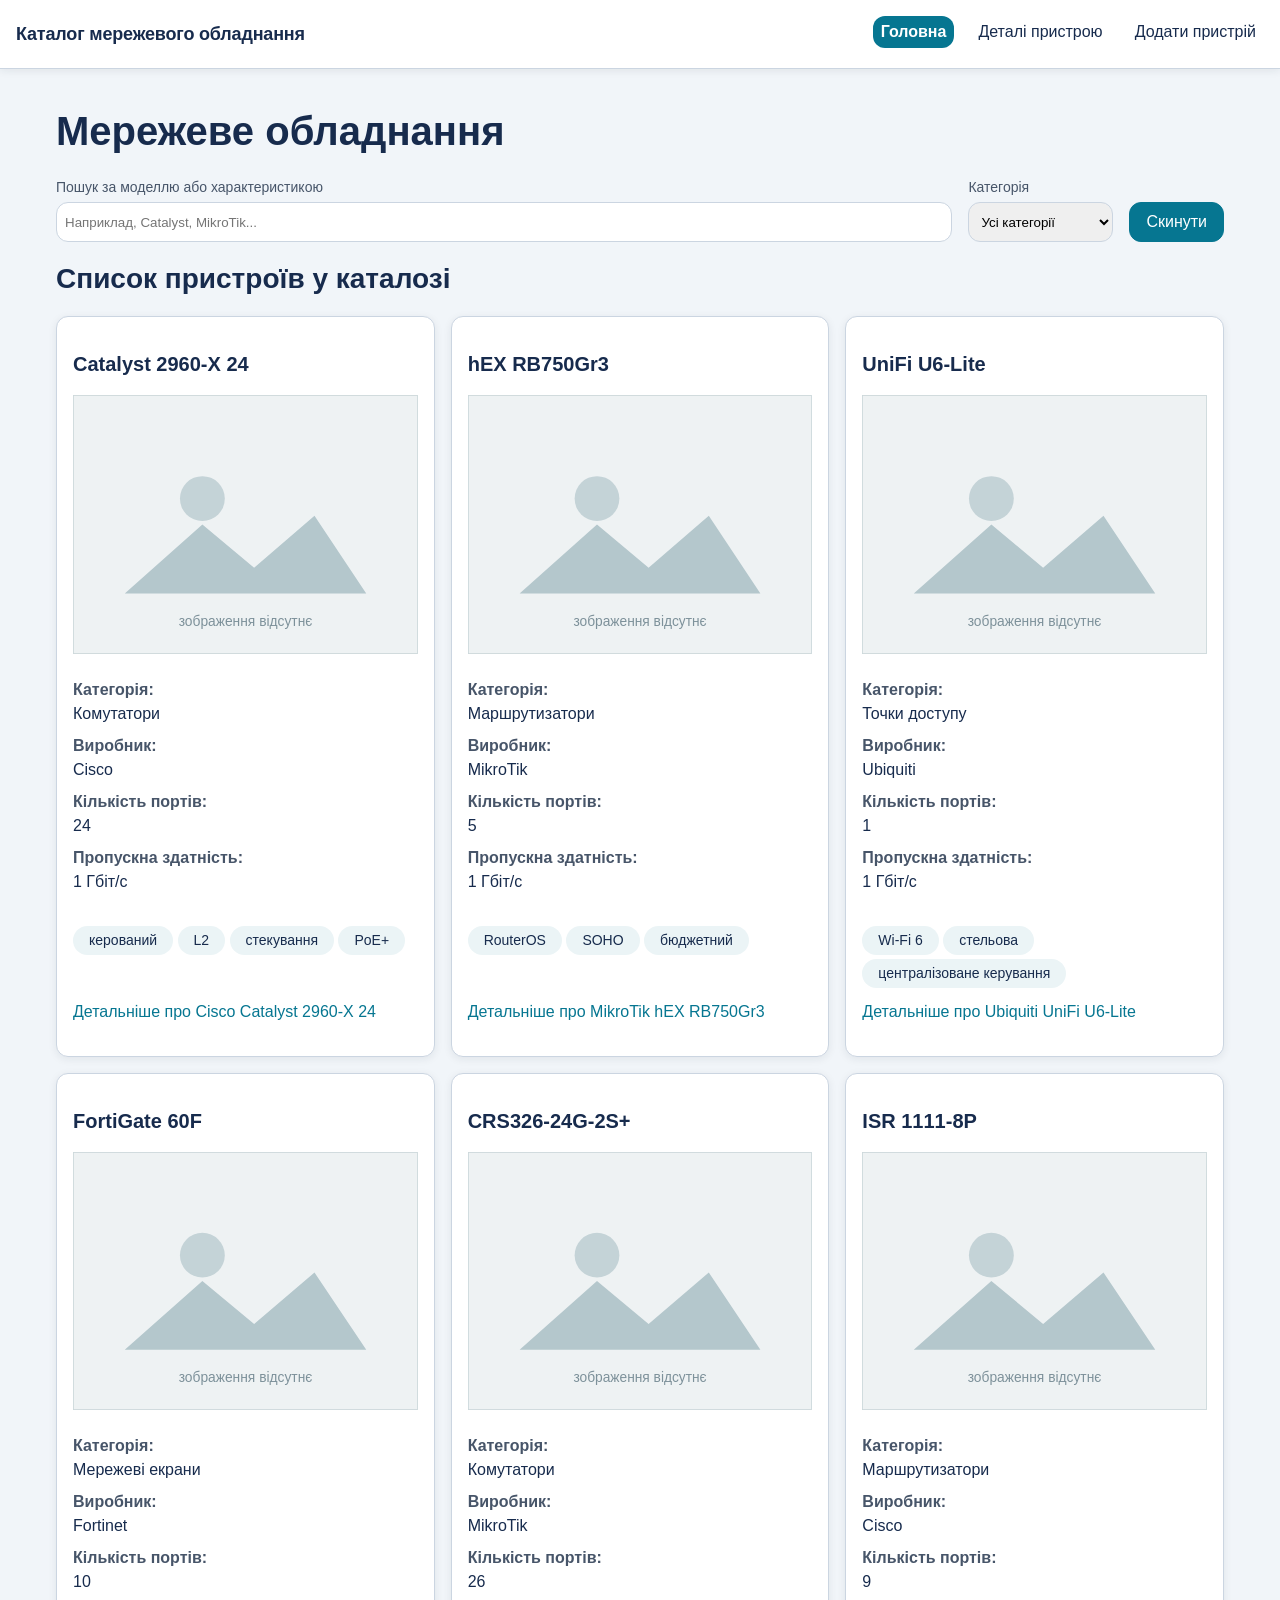
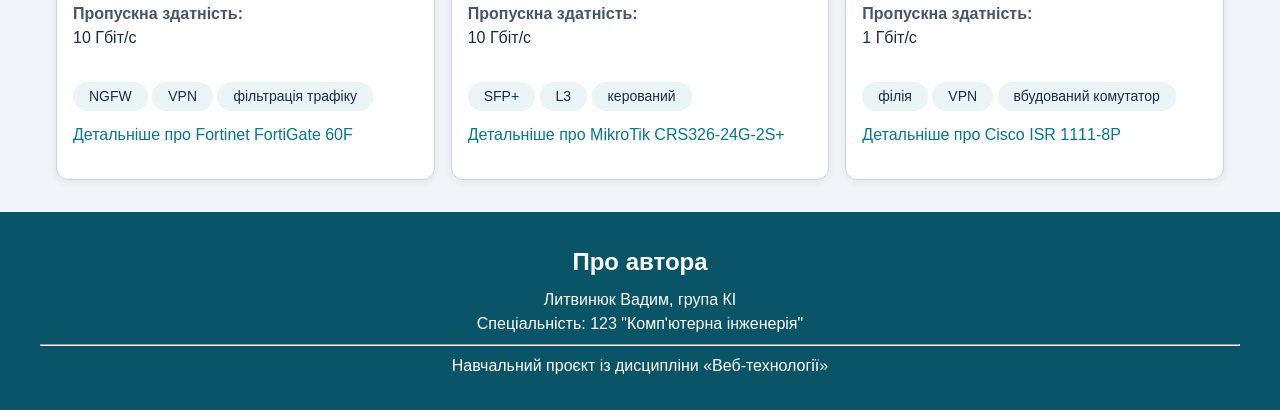
<file: index.html>
<!DOCTYPE html>
<html lang="uk">
<head>
  <meta charset="utf-8">
  <meta name="viewport" content="width=device-width, initial-scale=1">
  <title>Каталог мережевого обладнання - Головна</title>
  <meta name="description" content="Навчальний проєкт із дисципліни «Веб-технології»">
  <link rel="stylesheet" href="css/style.css">
</head>
<body>

  <header class="site-header">
    <p>Каталог мережевого обладнання</p>
    <!-- aria-label додано за рекомендацією ChatGPT для покращення доступності -->
    <nav aria-label="Головне меню">
      <ul>
        <li><a href="index.html" class="active">Головна</a></li>
        <li><a href="item.html">Деталі пристрою</a></li>
        <li><a href="add.html">Додати пристрій</a></li>
      </ul>
    </nav>
  </header>

  <main class="container">
    <h1>Мережеве обладнання</h1>

    <aside class="toolbar" aria-label="Фільтри та сортування каталогу">
      <div class="toolbar-search">
        <label for="catalog-search">Пошук за моделлю або характеристикою</label>
        <input id="catalog-search" type="search" placeholder="Наприклад, Catalyst, MikroTik...">
      </div>

      <div class="toolbar-item">
        <label for="catalog-category">Категорія</label>
        <select id="catalog-category">
          <option value="all">Усі категорії</option>
          <option value="switches">Комутатори</option>
          <option value="routers">Маршрутизатори</option>
          <option value="ap">Точки доступу</option>
          <option value="firewall">Мережеві екрани</option>
        </select>
      </div>

      <button class="button toolbar-reset" type="reset">Скинути</button>
    </aside>

    <section class="cards">
      <h2>Список пристроїв у каталозі</h2>

      <!-- Картка 1 -->
      <article class="card">
        <h3>Catalyst 2960-X 24</h3>
        <img src="img/placeholder.svg" alt="Зображення пристрою Cisco Catalyst 2960-X 24">
        <dl class="list">
          <dt>Категорія:</dt>
          <dd>Комутатори</dd>
          <dt>Виробник:</dt>
          <dd>Cisco</dd>
          <dt>Кількість портів:</dt>
          <dd>24</dd>
          <dt>Пропускна здатність:</dt>
          <dd>1 Гбіт/с</dd>
        </dl>
        <ul>
          <li class="tag">керований</li>
          <li class="tag">L2</li>
          <li class="tag">стекування</li>
          <li class="tag">PoE+</li>
        </ul>
        <p><a href="item.html">Детальніше про Cisco Catalyst 2960-X 24</a></p>
      </article>

      <!-- Картка 2 -->
      <article class="card">
        <h3>hEX RB750Gr3</h3>
        <img src="img/placeholder.svg" alt="Зображення пристрою MikroTik hEX RB750Gr3">
        <dl class="list">
          <dt>Категорія:</dt>
          <dd>Маршрутизатори</dd>
          <dt>Виробник:</dt>
          <dd>MikroTik</dd>
          <dt>Кількість портів:</dt>
          <dd>5</dd>
          <dt>Пропускна здатність:</dt>
          <dd>1 Гбіт/с</dd>
        </dl>
        <ul>
          <li class="tag">RouterOS</li>
          <li class="tag">SOHO</li>
          <li class="tag">бюджетний</li>
        </ul>
        <p><a href="item.html">Детальніше про MikroTik hEX RB750Gr3</a></p>
      </article>

      <!-- Картка 3 -->
      <article class="card">
        <h3>UniFi U6-Lite</h3>
        <img src="img/placeholder.svg" alt="Зображення пристрою Ubiquiti UniFi U6-Lite">
        <dl class="list">
          <dt>Категорія:</dt>
          <dd>Точки доступу</dd>
          <dt>Виробник:</dt>
          <dd>Ubiquiti</dd>
          <dt>Кількість портів:</dt>
          <dd>1</dd>
          <dt>Пропускна здатність:</dt>
          <dd>1 Гбіт/с</dd>
        </dl>
        <ul>
          <li class="tag">Wi-Fi 6</li>
          <li class="tag">стельова</li>
          <li class="tag">централізоване керування</li>
        </ul>
        <p><a href="item.html">Детальніше про Ubiquiti UniFi U6-Lite</a></p>
      </article>

      <!-- Картка 4 -->
      <article class="card">
        <h3>FortiGate 60F</h3>
        <img src="img/placeholder.svg" alt="Зображення пристрою Fortinet FortiGate 60F">
        <dl class="list">
          <dt>Категорія:</dt>
          <dd>Мережеві екрани</dd>
          <dt>Виробник:</dt>
          <dd>Fortinet</dd>
          <dt>Кількість портів:</dt>
          <dd>10</dd>
          <dt>Пропускна здатність:</dt>
          <dd>10 Гбіт/с</dd>
        </dl>
        <ul>
          <li class="tag">NGFW</li>
          <li class="tag">VPN</li>
          <li class="tag">фільтрація трафіку</li>
        </ul>
        <p><a href="item.html">Детальніше про Fortinet FortiGate 60F</a></p>
      </article>

      <!-- Картка 5 -->
      <article class="card">
        <h3>CRS326-24G-2S+</h3>
        <img src="img/placeholder.svg" alt="Зображення пристрою MikroTik CRS326-24G-2S+">
        <dl class="list">
          <dt>Категорія:</dt>
          <dd>Комутатори</dd>
          <dt>Виробник:</dt>
          <dd>MikroTik</dd>
          <dt>Кількість портів:</dt>
          <dd>26</dd>
          <dt>Пропускна здатність:</dt>
          <dd>10 Гбіт/с</dd>
        </dl>
        <ul>
          <li class="tag">SFP+</li>
          <li class="tag">L3</li>
          <li class="tag">керований</li>
        </ul>
        <p><a href="item.html">Детальніше про MikroTik CRS326-24G-2S+</a></p>
      </article>

      <!-- Картка 6 -->
      <article class="card">
        <h3>ISR 1111-8P</h3>
        <img src="img/placeholder.svg" alt="Зображення пристрою Cisco ISR 1111-8P">
        <dl class="list">
          <dt>Категорія:</dt>
          <dd>Маршрутизатори</dd>
          <dt>Виробник:</dt>
          <dd>Cisco</dd>
          <dt>Кількість портів:</dt>
          <dd>9</dd>
          <dt>Пропускна здатність:</dt>
          <dd>1 Гбіт/с</dd>
        </dl>
        <ul>
          <li class="tag">філія</li>
          <li class="tag">VPN</li>
          <li class="tag">вбудований комутатор</li>
        </ul>
        <p><a href="item.html">Детальніше про Cisco ISR 1111-8P</a></p>
      </article>
    </section>
  </main>

  <footer class="site-footer">
    <h2>Про автора</h2>
    <p>Литвинюк Вадим, група КІ<br>
    Спеціальність: 123 "Комп'ютерна інженерія"</p>
    <hr>
    <p>Навчальний проєкт із дисципліни «Веб-технології»</p>
  </footer>

</body>
</html>
</file>
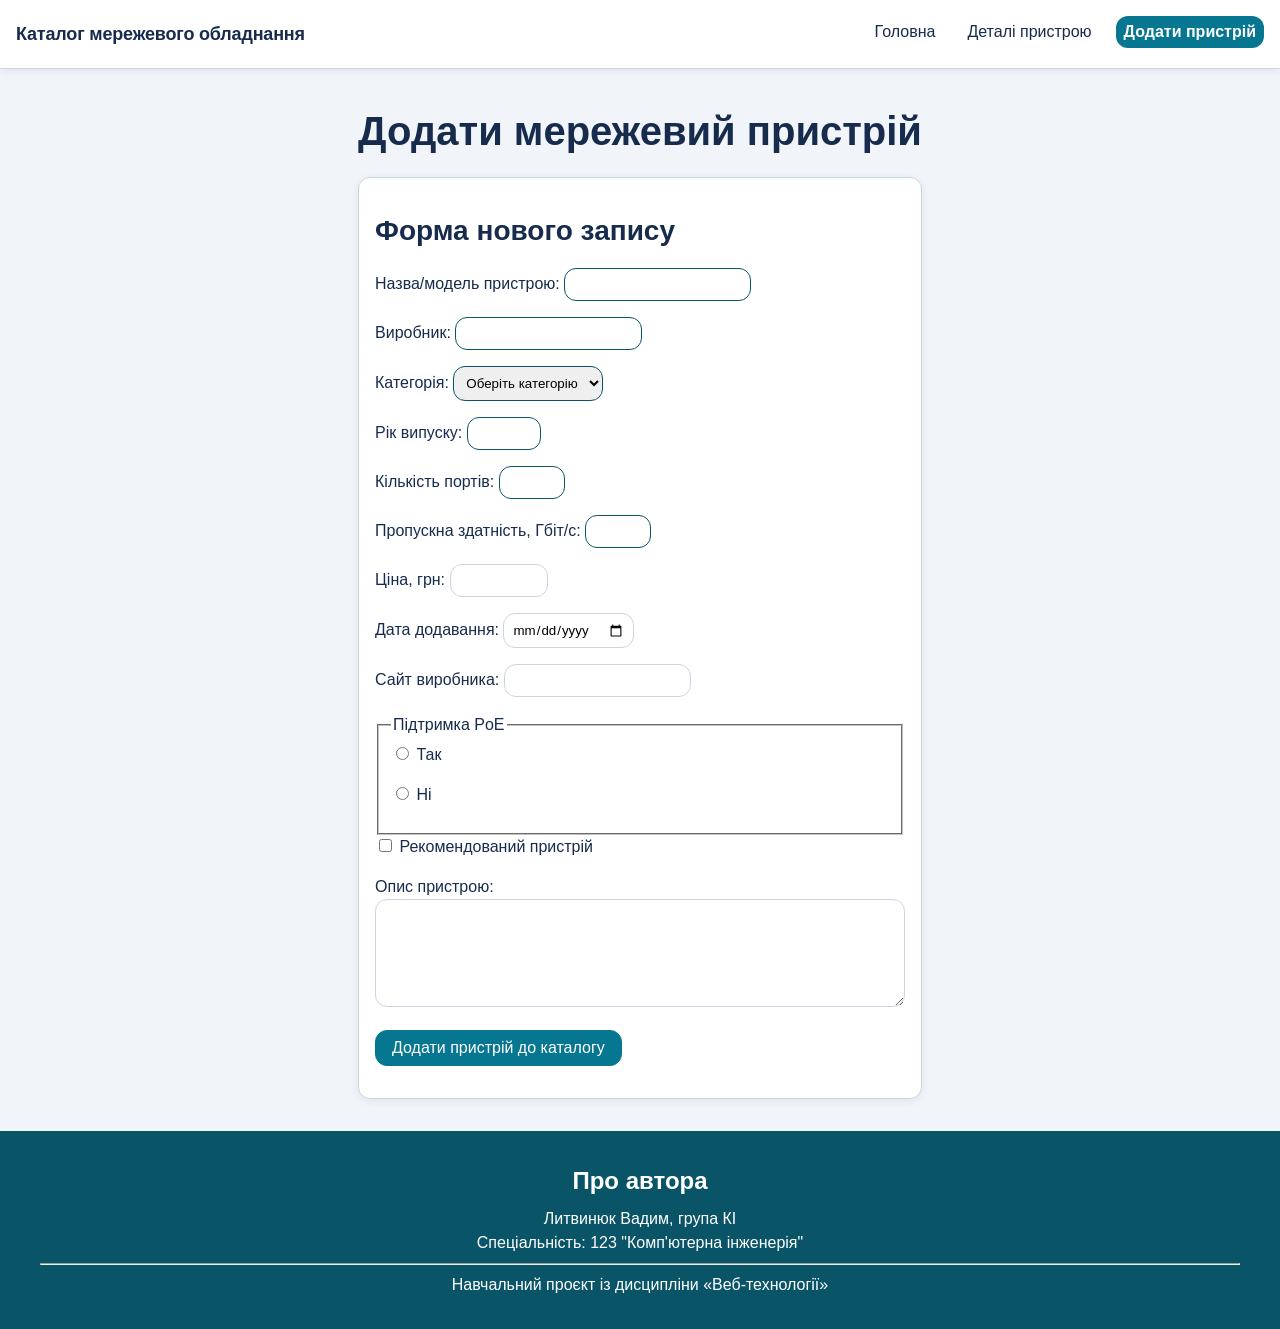
<file: add.html>
<!DOCTYPE html>
<html lang="uk">
<head>
  <meta charset="utf-8">
  <meta name="viewport" content="width=device-width, initial-scale=1">
  <title>Каталог мережевого обладнання - Додати пристрій</title>
  <meta name="description" content="Навчальний проєкт із дисципліни «Веб-технології»">
  <link rel="stylesheet" href="css/style.css">
</head>
<body>

  <header class="site-header">
    <!-- aria-label додано за рекомендацією ChatGPT для покращення доступності -->
    <p>Каталог мережевого обладнання</p>
    <nav aria-label="Головне меню">
      <ul>
        <li><a href="index.html">Головна</a></li>
        <li><a href="item.html">Деталі пристрою</a></li>
        <li><a href="add.html" class="active">Додати пристрій</a></li>
      </ul>
    </nav>
  </header>

<main class="container">
    <h1>Додати мережевий пристрій</h1>

    <section class="card">
        <h2>Форма нового запису</h2>

        <!-- Структуру форми та її елементів уточнено за допомогою ChatGPT -->
        <form action="/add" method="post">

            <p> 
                <label for="name">Назва/модель пристрою:</label>
                <input type="text" id="name" name="name" required maxlength="100">
            </p>

            <p> 
                <label for="vendor">Виробник:</label>
                <input type="text" id="vendor" name="vendor" required maxlength="50">
            </p>

            <p> 
                <label for="category">Категорія:</label>
                <select id="category" name="category" required>
                    <option value="">Оберіть категорію</option>
                    <option value="switches">Комутатори</option>
                    <option value="routers">Маршрутизатори</option>
                    <option value="access-points">Точки доступу</option>
                    <option value="firewalls">Мережеві екрани</option>
                </select>
            </p>

            <p> 
                <label for="year">Рік випуску:</label>
                <input type="number" id="year" name="year" min="2000" max="2026" required>
            </p>

            <p> 
                <label for="ports">Кількість портів:</label>
                <input type="number" id="ports" name="ports" min="1" max="100" required>
            </p>

            <p> 
                <label for="throughput">Пропускна здатність, Гбіт/с:</label>
                <input type="number" id="throughput" name="throughput" min="1" max="100" required>
            </p>

            <p> 
                <label for="price">Ціна, грн:</label>
                <input type="number" id="price" name="price" min="1" max="1000000">
            </p>

            <p> 
                <label for="date">Дата додавання:</label>
                <input type="date" id="date" name="date">
            </p>

            <p> 
                <label for="website">Сайт виробника:</label>
                <input type="url" id="website" name="website">
            </p>

            <fieldset>
                <legend>Підтримка PoE</legend>

                <p> 
                    <input type="radio" id="poe-yes" name="poe" value="yes">
                    <label for="poe-yes">Так</label>
                </p>

                <p> 
                    <input type="radio" id="poe-no" name="poe" value="no">
                    <label for="poe-no">Ні</label>
                </p>
            </fieldset>

            <p> 
                <input type="checkbox" id="featured" name="featured">
                <label for="featured">Рекомендований пристрій</label>
            </p>

            <p> 
                <label for="description">Опис пристрою:</label><br>
                <textarea id="description" name="description" rows="6" cols="50" maxlength="1000"></textarea> 
            </p>

            <p> <button type="submit" class="button">Додати пристрій до каталогу</button></p>

        </form>
    </section>
</main>

<footer class="site-footer">
    <h2>Про автора</h2>
    <p>Литвинюк Вадим, група КІ<br>
    Спеціальність: 123 "Комп'ютерна інженерія"</p>
    <hr>
    <p>Навчальний проєкт із дисципліни «Веб-технології»</p>
  </footer>

</body>
</html>
</file>
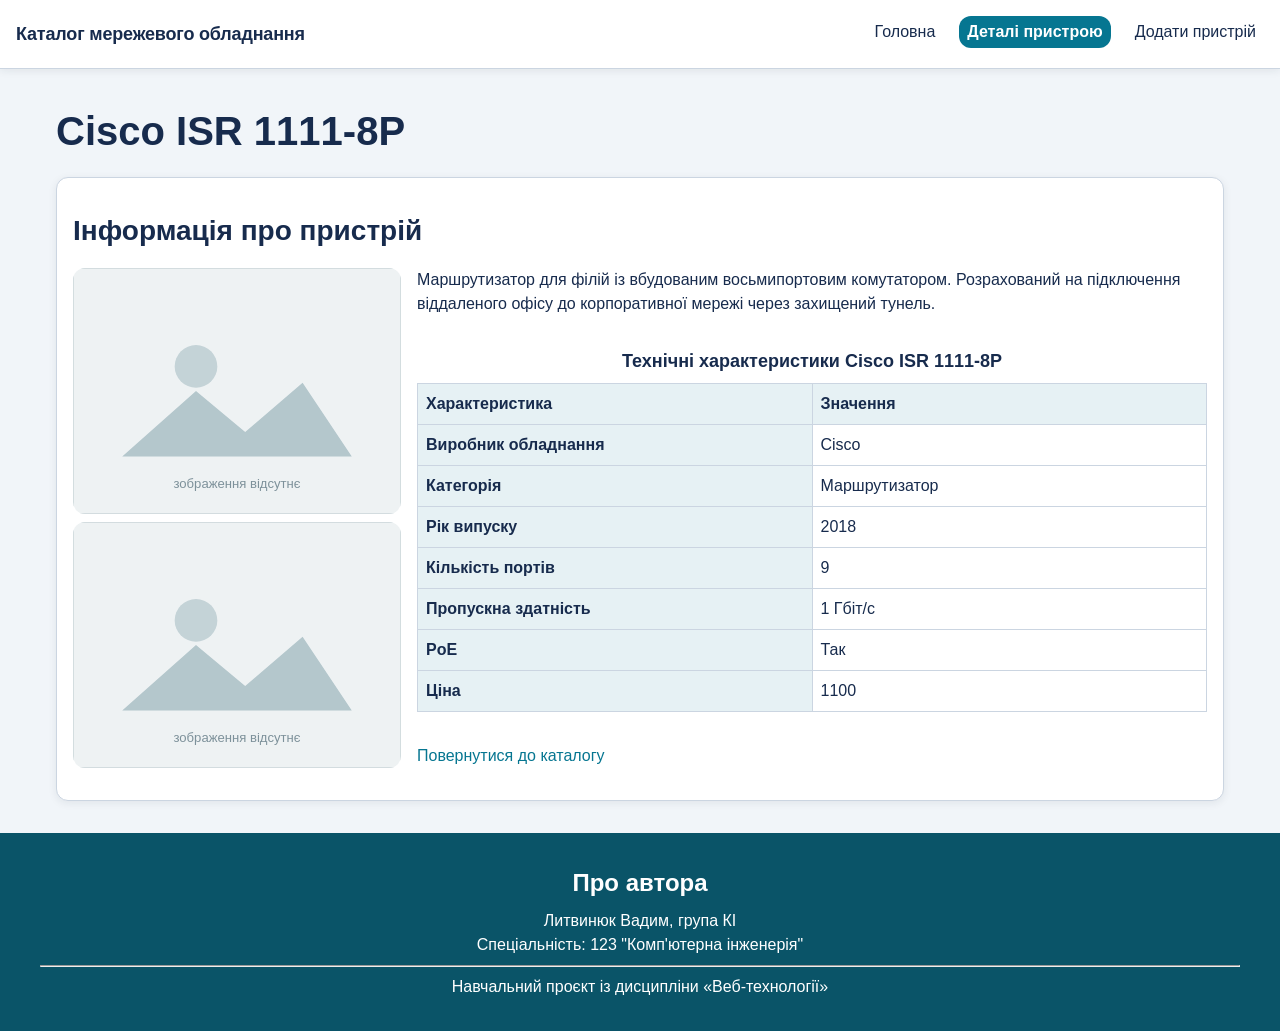
<file: item.html>
<!DOCTYPE html>
<html lang="uk">
<head>
  <meta charset="utf-8">
  <meta name="viewport" content="width=device-width, initial-scale=1">
  <title>Каталог мережевого обладнання - Деталі пристрою</title>
  <meta name="description" content="Навчальний проєкт із дисципліни «Веб-технології»">
  <link rel="stylesheet" href="css/style.css">
</head>
<body>

  <header class="site-header">
    <p>Каталог мережевого обладнання</p>
    <!-- aria-label додано за рекомендацією ChatGPT для покращення доступності -->
    <nav aria-label="Головне меню">
      <ul>
        <li><a href="index.html">Головна</a></li>
        <li><a href="item.html" class="active">Деталі пристрою</a></li>
        <li><a href="add.html">Додати пристрій</a></li>
      </ul>
    </nav>
  </header>
  
  <main class="container">
    <h1>Cisco ISR 1111-8P</h1>

    <section class="card media">
      <h2>Інформація про пристрій</h2>

      <div class="media-layout">
        <div class="media-aside">
          <img class="media-img" src="img/placeholder.svg" alt="Зображення пристрою Cisco ISR 1111-8P">
          <img class="media-img" src="img/placeholder.svg" alt="Додаткове зображення пристрою Cisco ISR 1111-8P">
        </div>

        <div class="media-body">
          <p>Маршрутизатор для філій із вбудованим восьмипортовим комутатором. Розрахований на підключення віддаленого офісу до корпоративної мережі через захищений тунель.</p>

          <table>
            <caption>Технічні характеристики Cisco ISR 1111-8P</caption>
            <thead>
              <tr>
                <th scope="col">Характеристика</th>
                <th scope="col">Значення</th>
              </tr>
            </thead>
            <tbody>
              <tr>
                <th scope="row">Виробник обладнання</th>
                <td>Cisco</td>
              </tr>
              <tr>
                <th scope="row">Категорія</th>
                <td>Маршрутизатор</td>
              </tr>
              <tr>
                <th scope="row">Рік випуску</th>
                <td><time datetime="2018">2018</time></td>
              </tr>
              <tr>
                <th scope="row">Кількість портів</th>
                <td>9</td>
              </tr>
              <tr>
                <th scope="row">Пропускна здатність</th>
                <td>1 Гбіт/с</td>
              </tr>
              <tr>
                <th scope="row">PoE</th>
                <td>Так</td>
              </tr>
              <tr>
                <th scope="row">Ціна</th>
                <td>1100</td>
              </tr>
            </tbody>
          </table>

          <p><a href="index.html">Повернутися до каталогу</a></p>
        </div>
      </div>
    </section>
  </main>

<footer class="site-footer">
    <h2>Про автора</h2>
    <p>Литвинюк Вадим, група КІ<br>
    Спеціальність: 123 "Комп'ютерна інженерія"</p>
    <hr>
    <p>Навчальний проєкт із дисципліни «Веб-технології»</p>
  </footer>

</body>
</html>
</file>
<file: css/style.css>
/* ============ 1. Токени ============ */
:root {
    /* Кольори */
    --c-text: #172b4d;
    --c-text-muted: #475569;
    --c-accent: #067691;
    --c-accent-dark: #0a5468;
    --c-bg: #f1f5f9;
    --c-surface: #ffffff;
    --c-border: #cbd5e1;
    
    /* Відступи */
    --space-mn: 0.25rem;
    --space-sm: 0.5rem;
    --space-md: 1rem;
    --space-lg: 2rem;
    
    /* Радіуси */
    --radius-card: 0.75rem;
    --radius-pill: 999rem;
    
    /* Тіні */
    --shadow: 0 0.125rem 0.5rem rgb(24 34 47 / 0.08);
    --shadow-hover: 0 0.625rem 1.5rem rgb(24 34 47 / 0.14);
}

/* ============ 2. Скидання ============ */
*,
*::before,
*::after {
    box-sizing: border-box;
}

.container {
    max-width: 1200px;
    margin: 0 auto;
    padding: 0 var(--space-md);
}

/* ============ 3. Базові елементи ============ */
/* Основні параметри сторінки */
body {
    display: flex;
    flex-direction: column;
    min-height: 100vh;
    margin: 0;
    padding: 0;
    font-family: Arial, sans-serif;
    font-size: 1rem;
    line-height: 1.5;
    color: var(--c-text);
    background-color: var(--c-bg);
}

main {
    flex: 1 0 auto;
}

/* Заголовки */
h1 {
    font-size: clamp(1.8rem, 4vw, 2.5rem);
    margin: var(--space-lg) 0 var(--space-md);
}

h2 {
    font-size: 1.75rem;
    margin: var(--space-md) 0 var(--space-sm);
}

h3 {
    font-size: 1.25rem;
    margin: var(--space-md) 0 var(--space-sm);
}

/* Абзаци та списки */
p {
    margin: 0 0 var(--space-md);
}

ul,
ol {
    margin: 0 0 var(--space-md);
    padding-left: var(--space-lg);
}

li {
    margin-bottom: var(--space-mn);
}

/* Посилання */
a {
    color: var(--c-accent);
    text-decoration: none;
    transition: color 0.2s;
}

a:hover {
    color: var(--c-accent-dark);
    text-decoration: underline;
}

:focus-visible {
    outline: 0.125rem solid var(--c-accent);
    outline-offset: 0.125rem;
}

/* Поля форми */
input,
select,
textarea {
    max-width: 100%;
    min-width: 0;
    padding: var(--space-sm);
    border: 0.0625rem solid var(--c-border);
    border-radius: var(--radius-card);
    font-family: inherit;
    transition: border-color 0.2s, box-shadow 0.2s;
}

input:focus-visible,
select:focus-visible,
textarea:focus-visible {
    border-color: var(--c-accent);
    box-shadow: 0 0 0 0.125rem color-mix(in srgb, var(--c-accent) 25%, transparent);
}

input:invalid,
select:invalid,
textarea:invalid {
    border-color: var(--c-accent-dark);
}

textarea {
    width: 100%;
}

/* Таблиці */
table {
    width: 100%;
    border-collapse: collapse;
    margin-bottom: var(--space-md);
}

caption {
    font-size: 1.125rem;
    font-weight: 600;
    color: var(--c-text);
    margin-bottom: var(--space-sm);
}

th,
td {
    border: 0.0625rem solid var(--c-border);
    padding: var(--space-sm);
    text-align: left;
}

th {
    background-color: color-mix(in srgb, var(--c-accent) 10%, var(--c-surface));
    color: var(--c-text);
}
/* ============ 4. Компоненти ============ */
/* Ряд карток каталогу */
.cards {
    display: flex;
    flex-wrap: wrap;
    gap: var(--space-md);
}

.cards > h2 {
    flex: 0 0 100%;
    margin: 0;
}

/* Картка запису */
.card {
    flex: 1 1 18.5rem;
    display: flex;
    flex-direction: column;
    gap: var(--space-sm);
    background-color: var(--c-surface);
    border: 0.0625rem solid var(--c-border);
    border-radius: var(--radius-card);
    padding: var(--space-md);
    box-shadow: var(--shadow);
    transition: box-shadow 0.2s, transform 0.2s;
}

.card img {
    max-width: 100%;
    height: auto;
    display: block;
}

.card:hover {
    box-shadow: var(--shadow-hover);
    transform: translateY(-0.1875rem);
}

.card > p:last-child {
    margin-top: auto;
}

.card,
.card * {
    min-width: 0;
    overflow-wrap: anywhere;
    word-break: break-word;
}

/* Шапка з навігацією */
.site-header {
    width: 100%;
    background-color: var(--c-surface);
    border-bottom: 0.0625rem solid var(--c-border);
    box-shadow: var(--shadow);
    padding: var(--space-md);
    display: flex;
    align-items: center;
    justify-content: space-between;
    flex-wrap: wrap;
    gap: var(--space-md);
}

.site-header > p {
    margin: 0;
    font-size: 1.125rem;
    font-weight: 600;
    letter-spacing: -0.01em;
    color: var(--c-text);
}

.site-header nav ul {
    list-style: none;
    margin: 0;
    padding: 0;
    display: flex;
    align-items: center;
    flex-wrap: wrap;
    gap: var(--space-md);
}

.site-header a {
    display: inline-block;
    color: var(--c-text);
    text-decoration: none;
    padding: var(--space-mn) var(--space-sm);
    border-radius: var(--radius-card);
    transition: color 0.2s, background-color 0.2s, transform 0.15s;
}

.site-header a:hover {
    color: var(--c-accent-dark);
    background-color: color-mix(in srgb, var(--c-accent) 10%, transparent);
}

.site-header a:active {
    transform: translateY(0.0625rem);
}

.site-header a.active {
    background-color: var(--c-accent);
    color: var(--c-surface);
    font-weight: 600;
}

.site-header a.active:hover {
    color: var(--c-surface);
    background-color: var(--c-accent-dark);
}

/* Кнопка */
.button {
    background-color: var(--c-accent);
    color: var(--c-surface);
    border: 0.0625rem solid var(--c-accent);
    border-radius: var(--radius-card);
    padding: var(--space-sm) var(--space-md);
    font-family: inherit;
    font-size: 1rem;
    cursor: pointer;
    transition: background-color 0.2s, border-color 0.2s, opacity 0.2s, transform 0.15s;
}

.button:hover {
    background-color: var(--c-accent-dark);
}

.button:focus-visible {
    outline: 0.125rem solid var(--c-accent);
    outline-offset: 0.1875rem;
}

.button:active:not(:disabled) {
    transform: translateY(0.0625rem);
}

.button:disabled {
    background-color: var(--c-text-muted);
    border-color: var(--c-text-muted);
    cursor: not-allowed;
    opacity: 0.55;
}

/* Теги / характеристики */
.tag {
    display: inline-block;
    padding: var(--space-mn) var(--space-md);
    border-radius: var(--radius-pill);
    background-color: color-mix(in srgb, var(--c-accent) 8%, var(--c-surface));
    color: var(--c-text);
    font-size: 0.875rem;
}

.card ul {
    list-style: none;
    padding-left: 0;
    margin: 0;
}

.list dt {
    font-weight: 600;
    color: var(--c-text-muted);
}

.list dd {
    margin-left: 0;
    margin-bottom: var(--space-sm);
}

/* Підвал */
.site-footer {
    width: 100%;
    display: flex;
    flex-direction: column;
    align-items: center;
    gap: var(--space-sm);
    background-color: var(--c-accent-dark);
    color: var(--c-surface);
    padding: var(--space-lg);
    text-align: center;
    margin-top: var(--space-lg);
}

.site-footer > * {
    max-width: 75rem;
    margin-inline: auto;
}

.site-footer h2,
.site-footer p,
.site-footer hr {
    margin: 0;
}

.site-footer h2 {
    font-size: 1.5rem;
}

.site-footer hr {
    width: 100%;
}

/* Панель фільтрів або дій */
.toolbar {
    display: flex;
    flex-wrap: wrap;
    align-items: flex-end;
    gap: var(--space-sm) var(--space-md);
    margin-bottom: var(--space-md);
}

.toolbar-search,
.toolbar-item {
    display: flex;
    flex-direction: column;
    gap: var(--space-mn);
}

.toolbar-search {
    flex: 1 1 14rem;
    min-width: 0;
}

.toolbar label {
    font-size: 0.875rem;
    color: var(--c-text-muted);
}

.toolbar input,
.toolbar select,
.toolbar .button {
    min-height: 2.5rem;
}

.toolbar input,
.toolbar select {
    width: 100%;
}

.toolbar .button {
    flex: 0 0 auto;
    white-space: nowrap;
}

/* Медіа-блок на сторінці деталей */
.media-layout {
    display: flex;
    flex-wrap: wrap;
    align-items: flex-start;
    gap: var(--space-md);
}

.media-aside {
    display: flex;
    flex-direction: column;
    gap: var(--space-sm);
    flex: 0 0 20.5rem;
    max-width: 100%;
}

.media-img {
    display: block;
    width: 100%;
    height: auto;
    border-radius: var(--radius-card);
}

.media-body {
    flex: 1 1 28rem;
    min-width: 0;
    display: flex;
    flex-direction: column;
    gap: var(--space-md);
}

.media-body table {
    table-layout: fixed;
    width: 100%;
}

.media-body th,
.media-body td {
    overflow-wrap: anywhere;
    word-break: break-word;
}

/* Адаптивну поведінку медіа-блоку реалізовано за допомогою ШІ */
/* Проміжний стан: після перескоку .media-body зображення стають в один ряд */
@media (max-width: 54rem) {
    .media-aside {
        flex: 1 1 100%;
        flex-direction: row;
        align-items: flex-start;
    }

    .media-aside .media-img {
        flex: 1 1 0;
        min-width: 0;
    }
}

/* Вузький екран: повертаємо зображення в одну колонку */
@media (max-width: 40rem) {
    .media-aside {
        flex-direction: column;
    }

    .media-aside .media-img {
        flex: none;
        width: 100%;
    }
}

/* ============ 5. Допоміжні класи ============ */
/* Приглушений текст для дрібних підписів/метаданих */
.text-muted {
    color: var(--c-text-muted);
}
</file>
